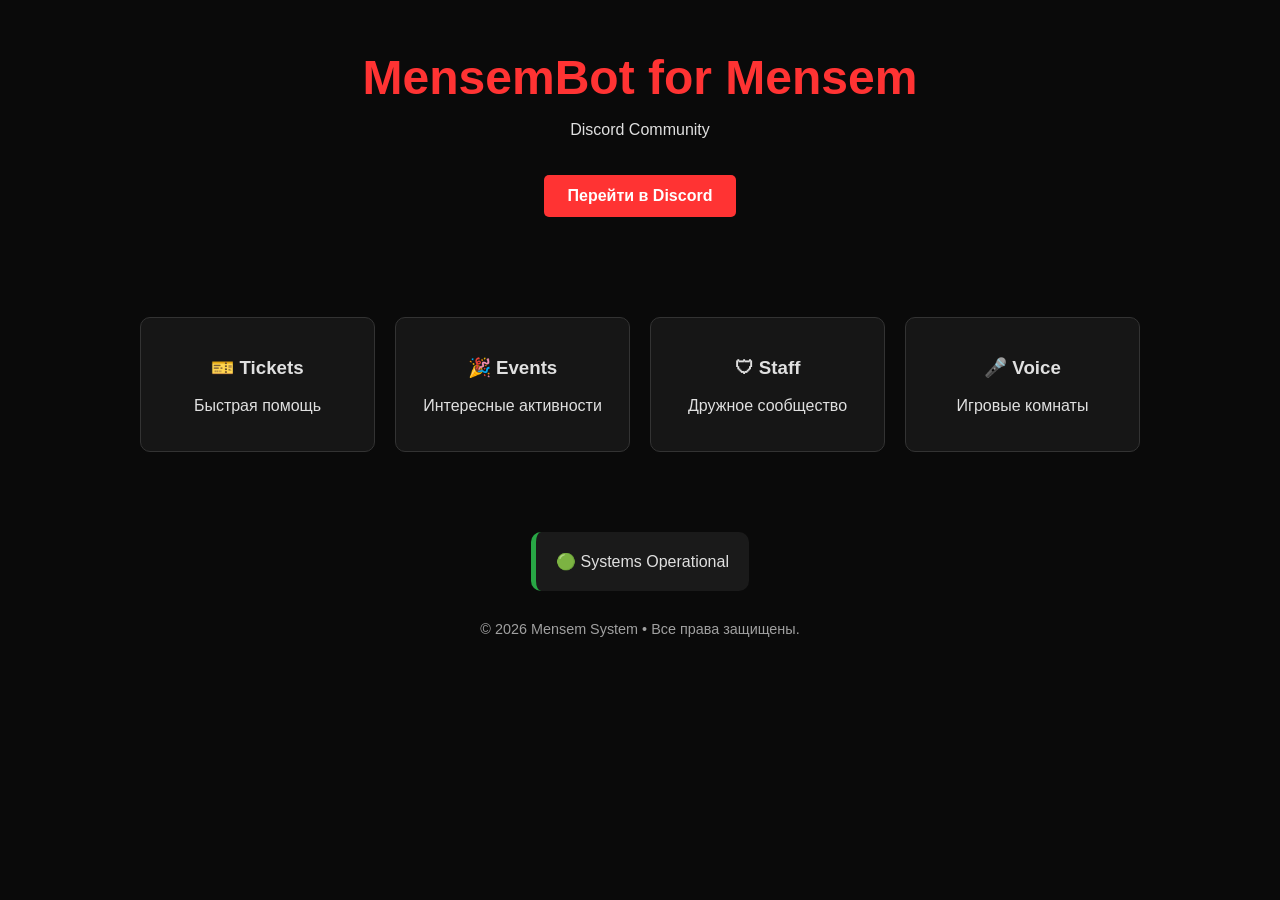
<file: web_site/index.html>
<!DOCTYPE html>
<html lang="ru">
<head>
    <meta charset="UTF-8">
    <meta name="viewport" content="width=device-width, initial-scale=1.0">
    <title>Mensem | Discord Community</title>
    <style>
        :root {
            --bg-color: #0a0a0a;
            --text-color: #e0e0e0;
            --accent-color: #ff3333;
            --card-bg: #161616;
        }
        body { font-family: 'Segoe UI', Tahoma, Geneva, Verdana, sans-serif; background-color: var(--bg-color); color: var(--text-color); margin: 0; padding: 0; display: flex; flex-direction: column; align-items: center; }
        header { padding: 50px 20px; text-align: center; }
        h1 { color: var(--accent-color); font-size: 3rem; margin: 0; }
        .btn { display: inline-block; padding: 12px 24px; background-color: var(--accent-color); color: white; text-decoration: none; border-radius: 5px; margin-top: 20px; font-weight: bold; }
        .features { display: grid; grid-template-columns: repeat(auto-fit, minmax(200px, 1fr)); gap: 20px; padding: 50px 20px; max-width: 1000px; width: 100%; }
        .card { background-color: var(--card-bg); padding: 20px; border-radius: 10px; border: 1px solid #333; text-align: center; }
        .status { padding: 20px; background-color: #1a1a1a; border-radius: 10px; margin-top: 30px; border-left: 5px solid #28a745; }
        footer { padding: 30px; font-size: 0.9rem; opacity: 0.7; }
    </style>
</head>
<body>
    <header>
        <h1>MensemBot for Mensem</h1>
        <p>Discord Community</p>
        <a href="https://discord.gg/mensem" class="btn">Перейти в Discord</a>
    </header>

    <section class="features">
        <div class="card"><h3>🎫 Tickets</h3><p>Быстрая помощь</p></div>
        <div class="card"><h3>🎉 Events</h3><p>Интересные активности</p></div>
        <div class="card"><h3>🛡 Staff</h3><p>Дружное сообщество</p></div>
        <div class="card"><h3>🎤 Voice</h3><p>Игровые комнаты</p></div>
    </section>

    <div class="status">🟢 Systems Operational</div>

    <footer>© 2026 Mensem System • Все права защищены.</footer>
</body>
</html>
</file>
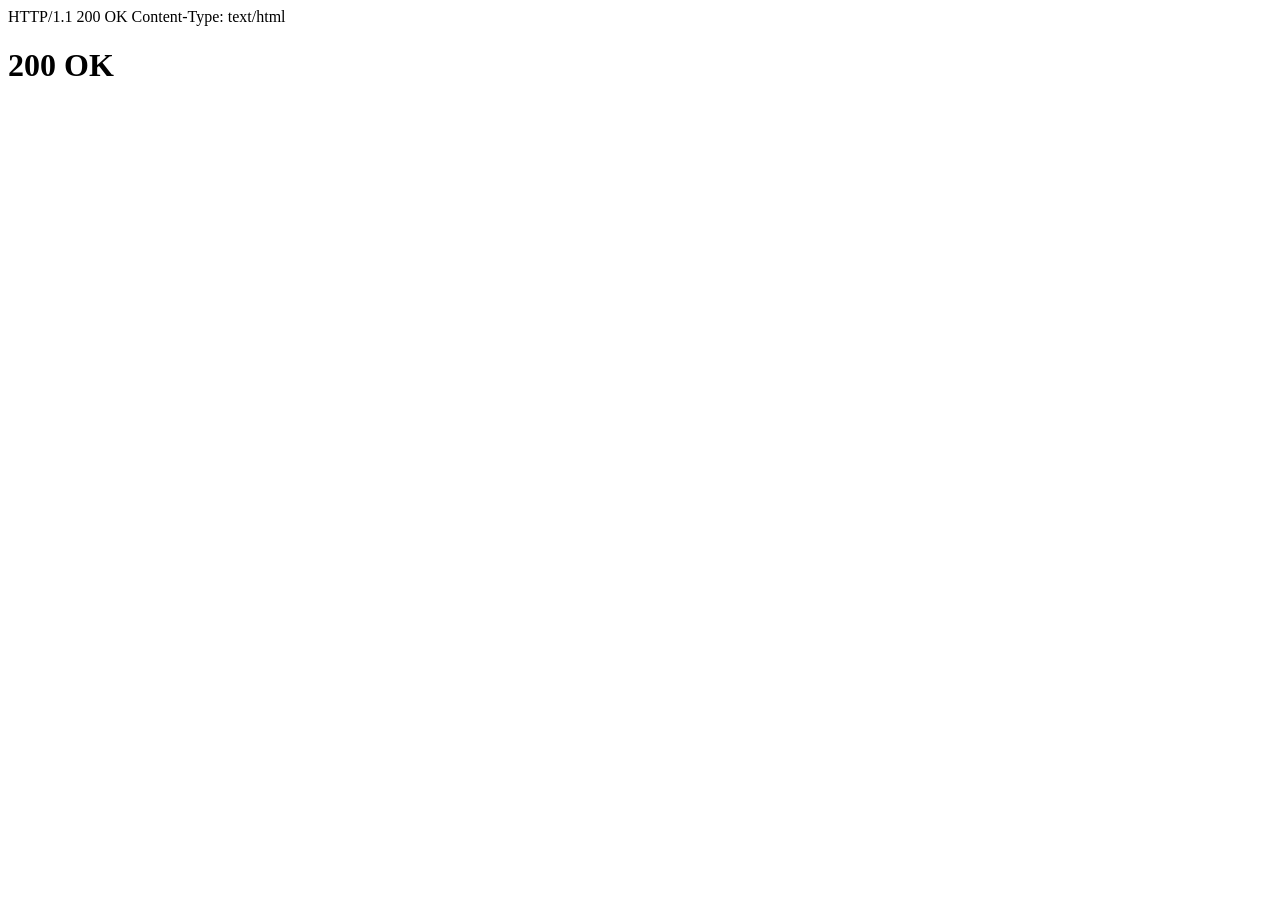
<file: web_site/health.html>
HTTP/1.1 200 OK
Content-Type: text/html

<!DOCTYPE html>
<html lang="ru">
<head>
    <meta charset="UTF-8">
    <title>Mensem - Health Check</title>
</head>
<body>
    <h1>200 OK</h1>
</body>
</html>
</file>
